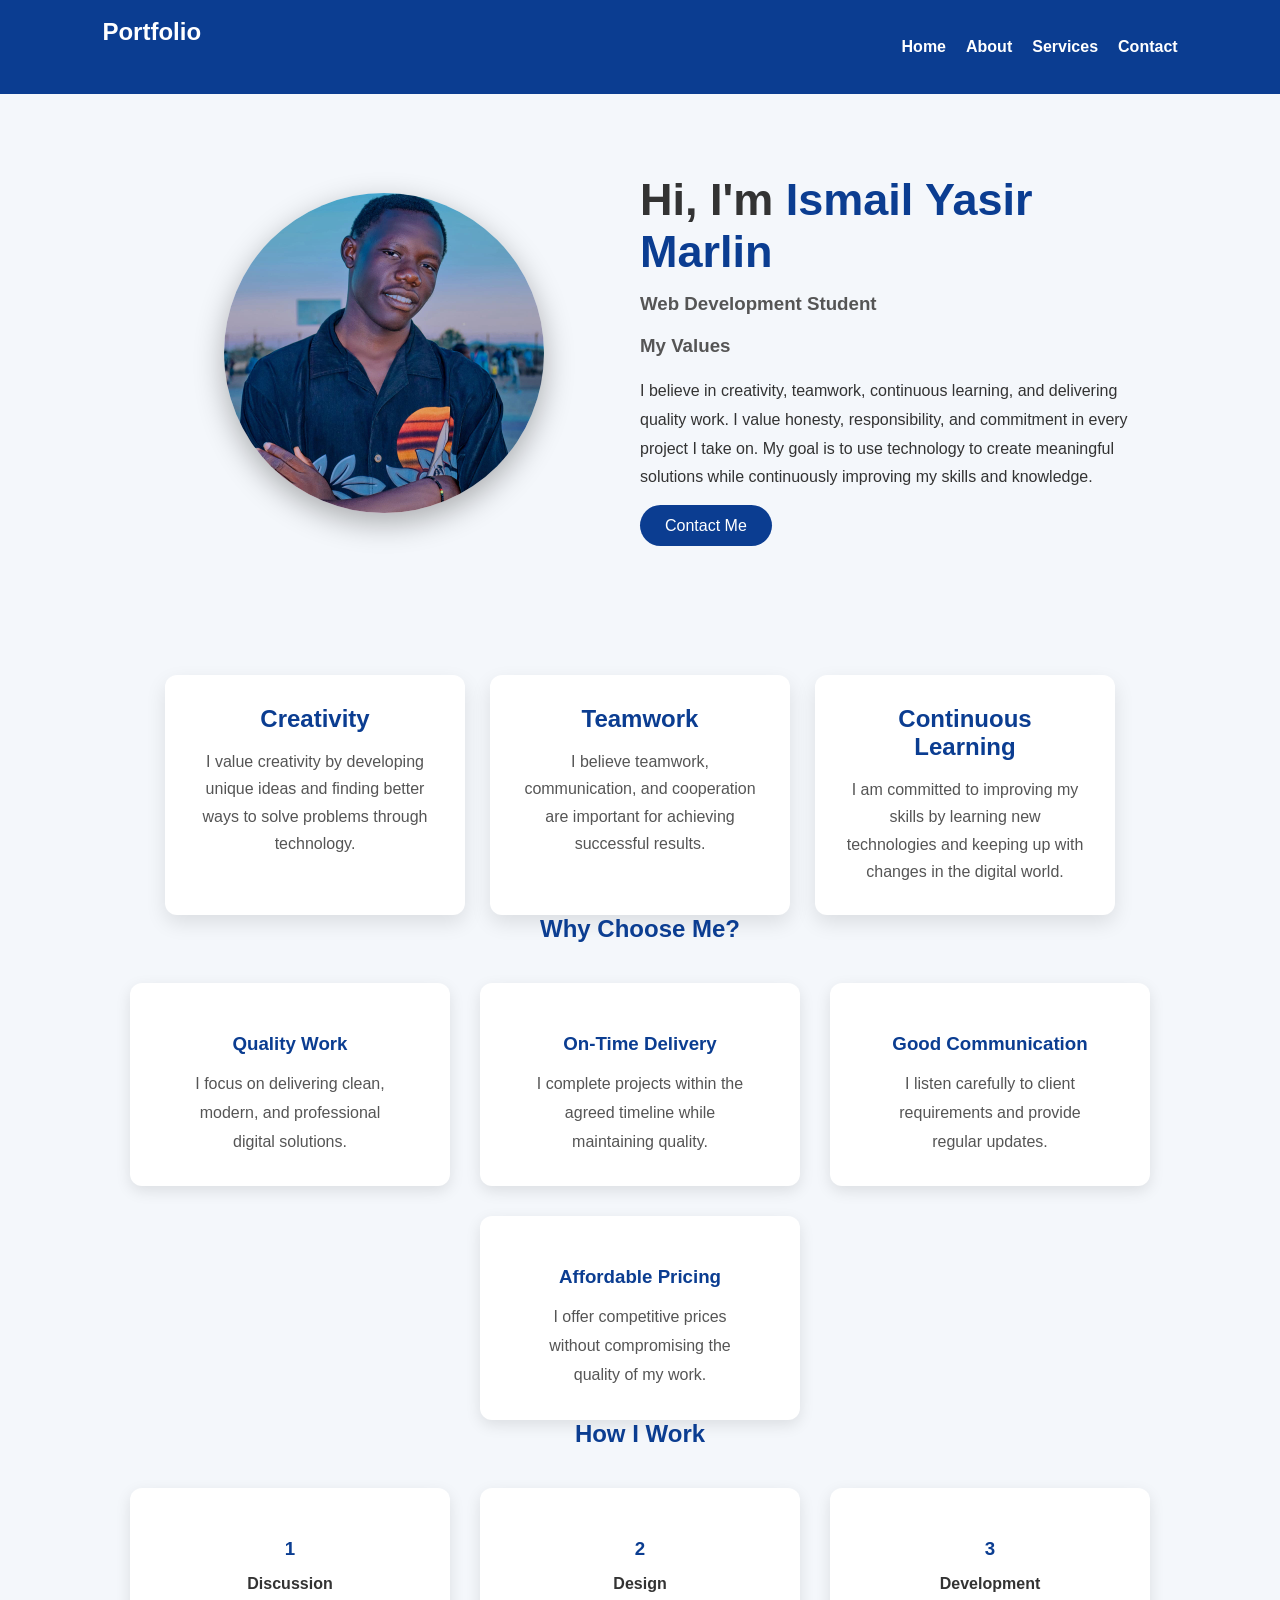
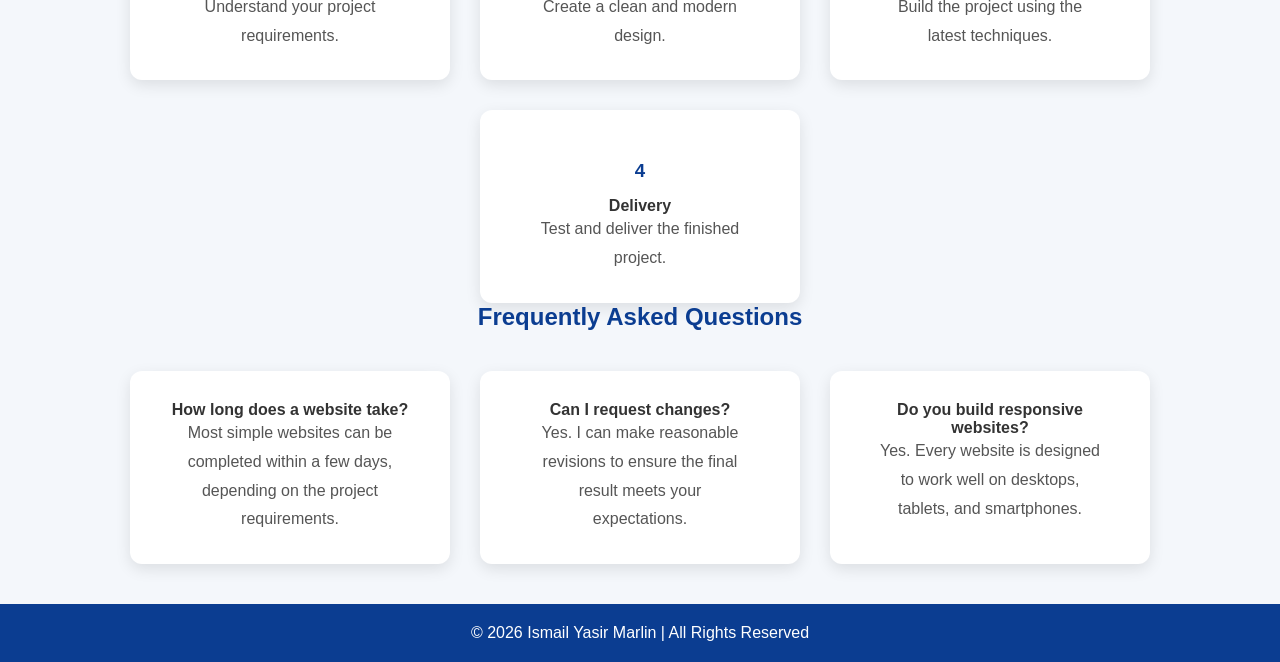
<file: index.html>
<!DOCTYPE html>
<html lang="en">
<head>
    <meta charset="UTF-8">
    <meta name="viewport" content="width=device-width, initial-scale=1.0">
    <title>Ismail Yasir Yasir | Portfolio</title>
    <link rel="stylesheet" href="style.css">
</head>
<body>
<!DOCTYPE html>
<html lang="en">
<head>
<meta charset="UTF-8">
<meta name="viewport" content="width=device-width, initial-scale=1.0">
<title>Ismail Yasir Marlin | Portfolio</title>
<link rel="stylesheet" href="style.css">
</head>

<body>

    <header>
    <nav>
        <h2 class="logo">Portfolio</h2>

        <ul>
            <li><a href="./indedx.html">Home</a></li>
            <li><a href="./about.html">About</a></li>
            <li><a href="./service.html">Services</a></li>
            <li><a href="./contact.html">Contact</a></li>
        </ul>

    </nav>
</header>

<!-- HOME -->
<div>
<section class="home" id="home">

<div class="home-image">
<img src="./ismail.jpeg" alt="Profile Image">
</div>

<div class="home-text">

<h1>Hi, I'm <span>Ismail Yasir Marlin</span></h1>

<h3>Web Development Student</h3>

<div class="values-note">

    <h3>My Values</h3>

    <p>
        I believe in creativity, teamwork, continuous learning, and delivering
        quality work. I value honesty, responsibility, and commitment in every
        project I take on. My goal is to use technology to create meaningful
        solutions while continuously improving my skills and knowledge.
    </p>

</div>

<a href="./contact.html" class="btn">Contact Me</a>

</div>

</div>

<!-- HOME HIGHLIGHTS -->

<!-- MY VALUES -->

<div class="home-cards">

    <div class="home-card">
        <h2>Creativity</h2>
        <p>
            I value creativity by developing unique ideas and finding better
            ways to solve problems through technology.
        </p>
    </div>


    <div class="home-card">
        <h2>Teamwork</h2>
        <p>
            I believe teamwork, communication, and cooperation are important
            for achieving successful results.
        </p>
    </div>


    <div class="home-card">
        <h2>Continuous Learning</h2>
        <p>
            I am committed to improving my skills by learning new technologies
            and keeping up with changes in the digital world.
        </p>
    </div>

</div>

    <h2>Why Choose Me?</h2>

     <div class="services-container">

<div class="service-box">
<h3>Quality Work</h3>
<p>I focus on delivering clean, modern, and professional digital solutions.</p>
</div>

<div class="service-box">
<h3>On-Time Delivery</h3>
<p>I complete projects within the agreed timeline while maintaining quality.</p>
</div>

<div class="service-box">
<h3>Good Communication</h3>
<p>I listen carefully to client requirements and provide regular updates.</p>
</div>

<div class="service-box">
<h3>Affordable Pricing</h3>
<p>I offer competitive prices without compromising the quality of my work.</p>
</div>

</div>

    <h2>How I Work</h2>

<div class="services-container">

<div class="service-box">
<h3>1</h3>
<h4>Discussion</h4>
<p>Understand your project requirements.</p>
</div>

<div class="service-box">
<h3>2</h3>
<h4>Design</h4>
<p>Create a clean and modern design.</p>
</div>

<div class="service-box">
<h3>3</h3>
<h4>Development</h4>
<p>Build the project using the latest techniques.</p>
</div>

<div class="service-box">
<h3>4</h3>
<h4>Delivery</h4>
<p>Test and deliver the finished project.</p>
</div>

</div>

    <h2>Frequently Asked Questions</h2>

    <div class="services-container">
<div class="service-box">

<h4>How long does a website take?</h4>
<p>Most simple websites can be completed within a few days, depending on the project requirements.</p>
    </div>

    <div class="service-box">
<h4>Can I request changes?</h4>
<p>Yes. I can make reasonable revisions to ensure the final result meets your expectations.</p>
        </div>

        <div class="service-box">
<h4>Do you build responsive websites?</h4>
<p>Yes. Every website is designed to work well on desktops, tablets, and smartphones.</p>
</div>
            
</div>


<footer>

<p>© 2026 Ismail Yasir Marlin | All Rights Reserved</p>

</footer>

</body>
</html>
</file>
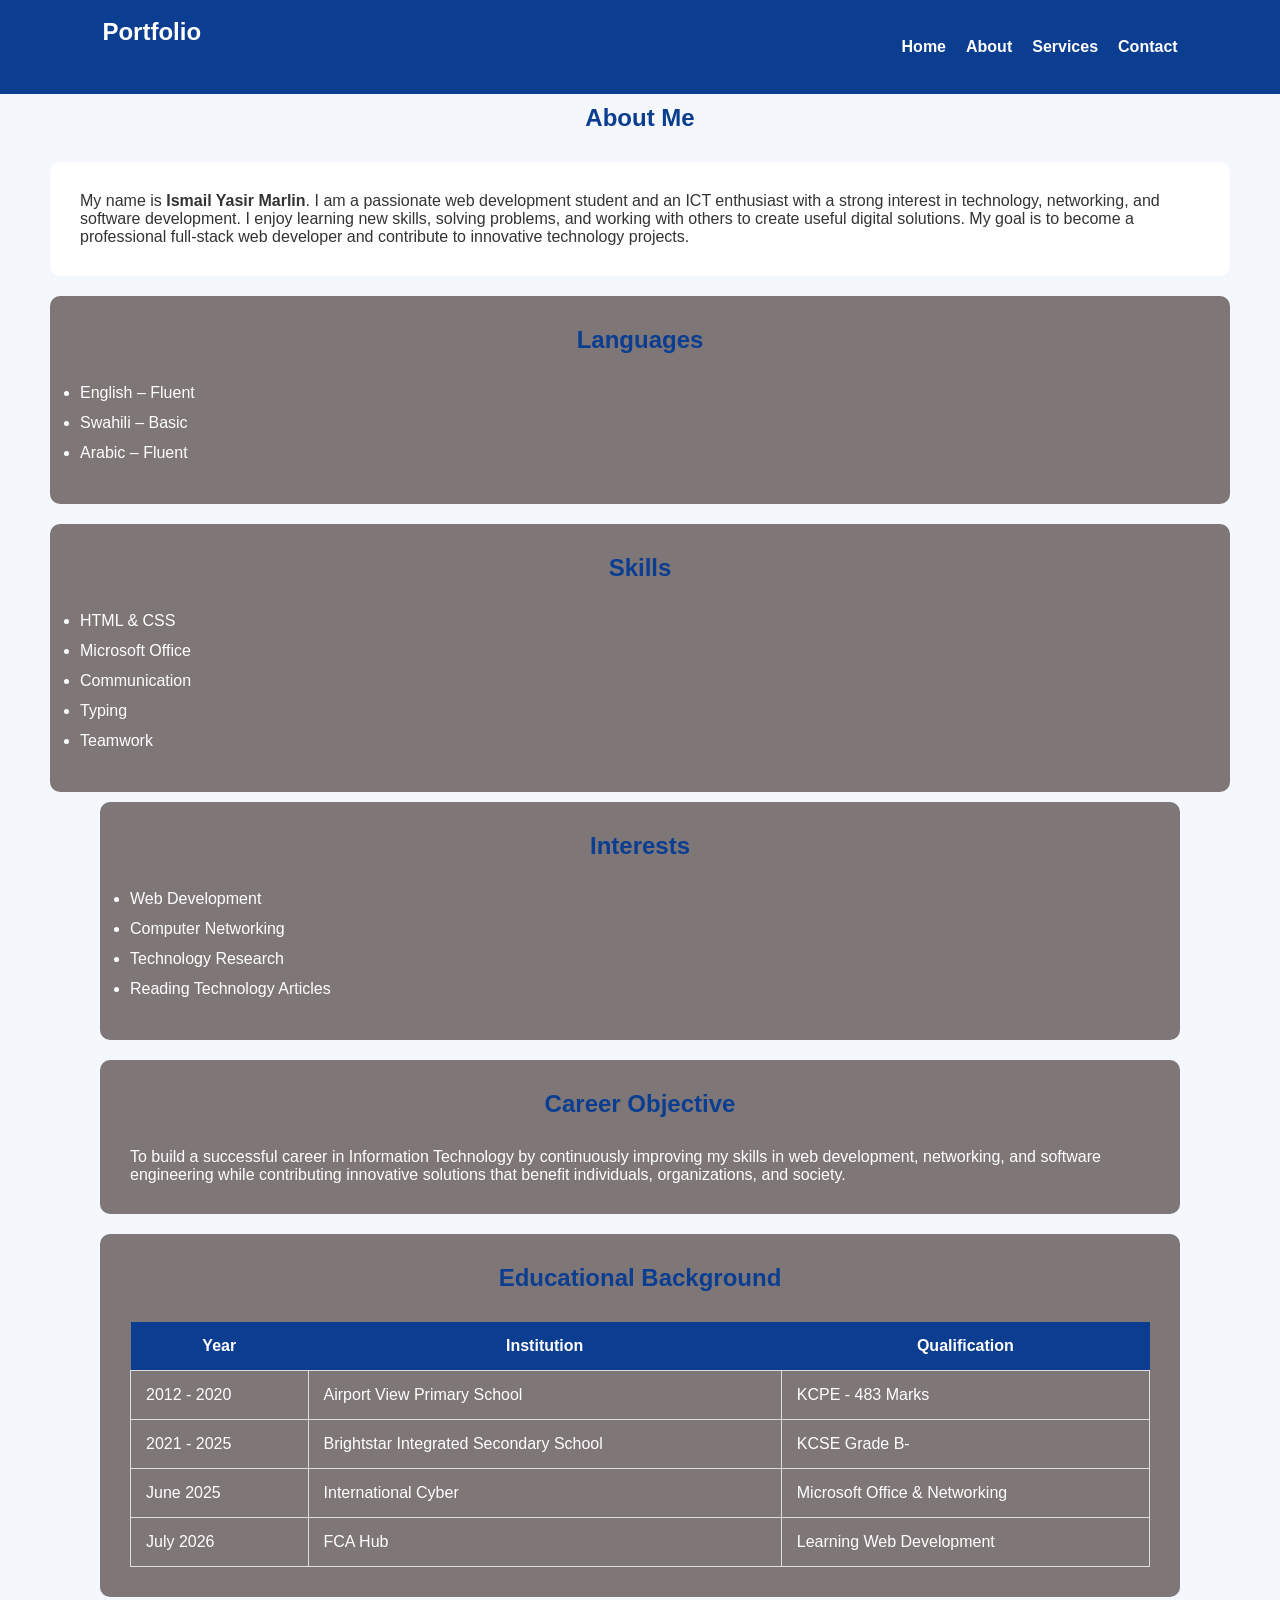
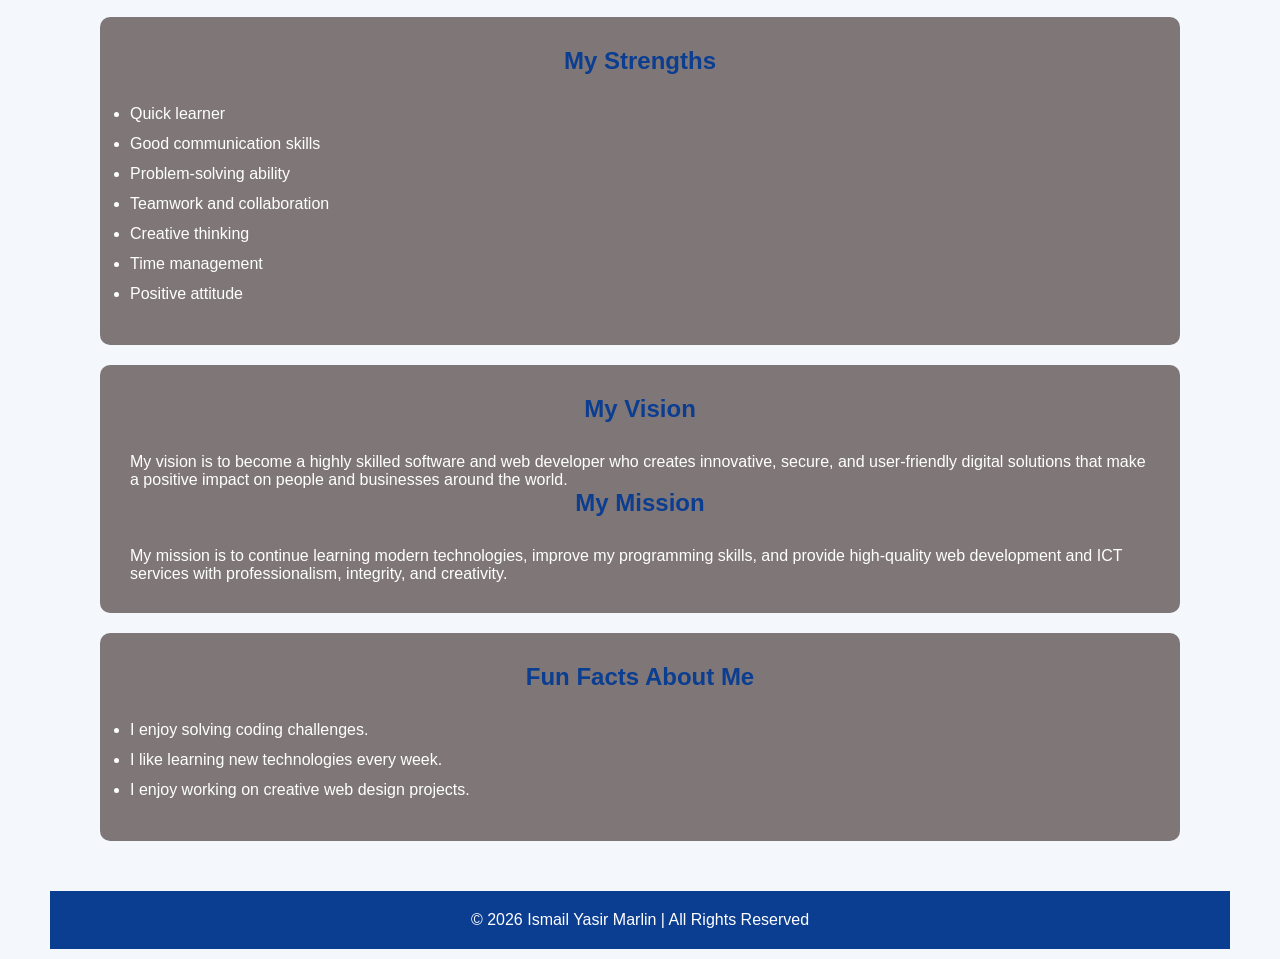
<file: about.html>
<!DOCTYPE html>
<html lang="en">
<head>
    <meta charset="UTF-8">
    <meta name="viewport" content="width=device-width, initial-scale=1.0">
    <title>Document</title>
    <link rel="stylesheet" href="style.css">
</head>
<body>
    
<header>
    <nav>
        <h2 class="logo">Portfolio</h2>

        <ul>
            <li><a href="./indedx.html">Home</a></li>
            <li><a href="./about.html">About</a></li>
            <li><a href="./service.html">Services</a></li>
            <li><a href="./contact.html">Contact</a></li>
        </ul>

    </nav>
</header>


<!-- ABOUT -->

<section id="about">

<h2>About Me</h2>

<div class="card-card">

<p>

My name is <strong>Ismail Yasir Marlin</strong>. I am a passionate 
web development student and an ICT enthusiast with a strong interest 
in technology, networking, and software development. I enjoy learning 
new skills, solving problems, and working with others to create useful
 digital solutions. My goal is to become a professional full-stack web 
 developer and contribute to innovative technology projects.
</p>

</div>

</section>

<section id="skills">

<div class="card">

<h2>Languages</h2>

<ul>
    <li>English – Fluent</li>
    <li>Swahili – Basic</li>
    <li>Arabic – Fluent</li+>
</ul>

</div>

</section>

<!-- SKILLS -->

<section id="skills">

<div class="card">

    <h2>Skills</h2>

<ul>

<li>HTML & CSS</li>

<li>Microsoft Office</li>

<li>Communication</li>

<li>Typing</li>

<li>Teamwork</li>

</ul>

</div>

<section id="skills">

<div class="card">

<h2>Interests</h2>

<ul>
    <li>Web Development</li>
    <li>Computer Networking</li>
    <li>Technology Research</li>
    <li>Reading Technology Articles</li>
</ul>

</div>

</section>

<section id="skills">

<div class="card">

<h2>Career Objective</h2>

<p>
To build a successful career in Information Technology by continuously improving my skills in web development, networking, and software engineering while contributing innovative solutions that benefit individuals, organizations, and society.
</p>

</div>

</section>

<!-- EDUCATION -->

<section id="education">

<div class="card">

    <h2>Educational Background</h2>

<table>

<tr>
<th>Year</th>
<th>Institution</th>
<th>Qualification</th>
</tr>

<tr>

<td>2012 - 2020</td>

<td>Airport View Primary School</td>

<td>KCPE - 483 Marks</td>

</tr>

<tr>

<td>2021 - 2025</td>

<td>Brightstar Integrated Secondary School</td>

<td>KCSE Grade B-</td>

</tr>

<tr>

<td>June 2025</td>

<td>International Cyber</td>

<td>Microsoft Office & Networking</td>

</tr>

<tr>

<td>July 2026</td>

<td>FCA Hub</td>

<td>Learning Web Development</td>

</tr>

</table>

</div>

</section>

<section id="skills">

<div class="card">

<h2>My Strengths</h2>

<ul>
    <li>Quick learner</li>
    <li>Good communication skills</li>
    <li>Problem-solving ability</li>
    <li>Teamwork and collaboration</li>
    <li>Creative thinking</li>
    <li>Time management</li>
    <li>Positive attitude</li>
</ul>

</div>

</section>

<section id="skills">

<div class="card">

<h2>My Vision</h2>

<p>
My vision is to become a highly skilled software and web developer who creates innovative, secure, and user-friendly digital solutions that make a positive impact on people and businesses around the world.
</p>

<h2>My Mission</h2>

<p>
My mission is to continue learning modern technologies, improve my programming skills, and provide high-quality web development and ICT services with professionalism, integrity, and creativity.
</p>

</div>
</section>

<section id="skills">

<div class="card">

<h2>Fun Facts About Me</h2>

<ul>
    <li>I enjoy solving coding challenges.</li>
    <li>I like learning new technologies every week.</li>
    <li>I enjoy working on creative web design projects.</li>
</ul>

</div>

</section>

<footer>

<p>© 2026 Ismail Yasir Marlin | All Rights Reserved</p>

</footer>

</body>
</html>
</file>
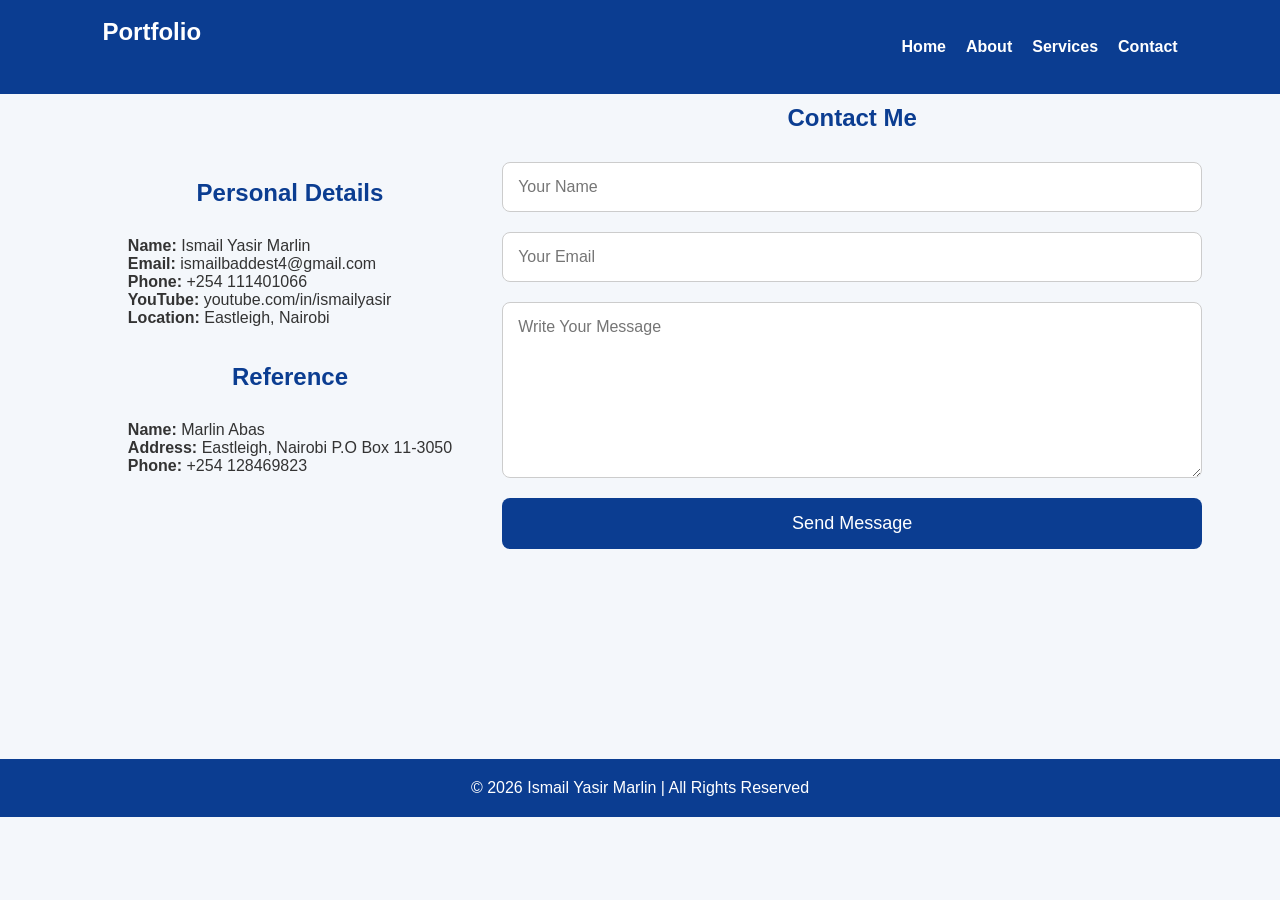
<file: contact.html>
<!DOCTYPE html>
<html lang="en">
<head>
    <meta charset="UTF-8">
    <meta name="viewport" content="width=device-width, initial-scale=1.0">
    <title>Document</title>
    <link rel="stylesheet" href="style.css">
</head>
<body>
 <header>
    <nav>
        <h2 class="logo">Portfolio</h2>

        <ul>
            <li><a href="./indedx.html">Home</a></li>
            <li><a href="./about.html">About</a></li>
            <li><a href="./service.html">Services</a></li>
            <li><a href="./contact.html">Contact</a></li>
        </ul>

    </nav>
</header>


    <!-- CONTACT -->

<section class="contact">
<!-- PERSONAL DETAILS -->

<section>

<h2>Personal Details</h2>


<p><strong>Name:</strong> Ismail Yasir Marlin</p>

<p><strong>Email:</strong> ismailbaddest4@gmail.com</p>

<p><strong>Phone:</strong> +254 111401066</p>

<p><strong>YouTube:</strong> youtube.com/in/ismailyasir</p>

<p><strong>Location:</strong> Eastleigh, Nairobi</p> <br><br>


<h2>Reference</h2>


<p><strong>Name:</strong> Marlin Abas</p>

<p><strong>Address:</strong> Eastleigh, Nairobi P.O Box 11-3050</p>

<p><strong>Phone:</strong> +254 128469823</p>


</section>



<div class="contact-box">

<form>

    <h2>Contact Me</h2>

<input type="text" placeholder="Your Name" required>

<input type="email" placeholder="Your Email" required>

<textarea rows="8" placeholder="Write Your Message"></textarea>

<button>Send Message</button>
</form>

</div>

</section>


<footer>

<p>© 2026 Ismail Yasir Marlin | All Rights Reserved</p>

</footer>

</body>
</html>
</file>
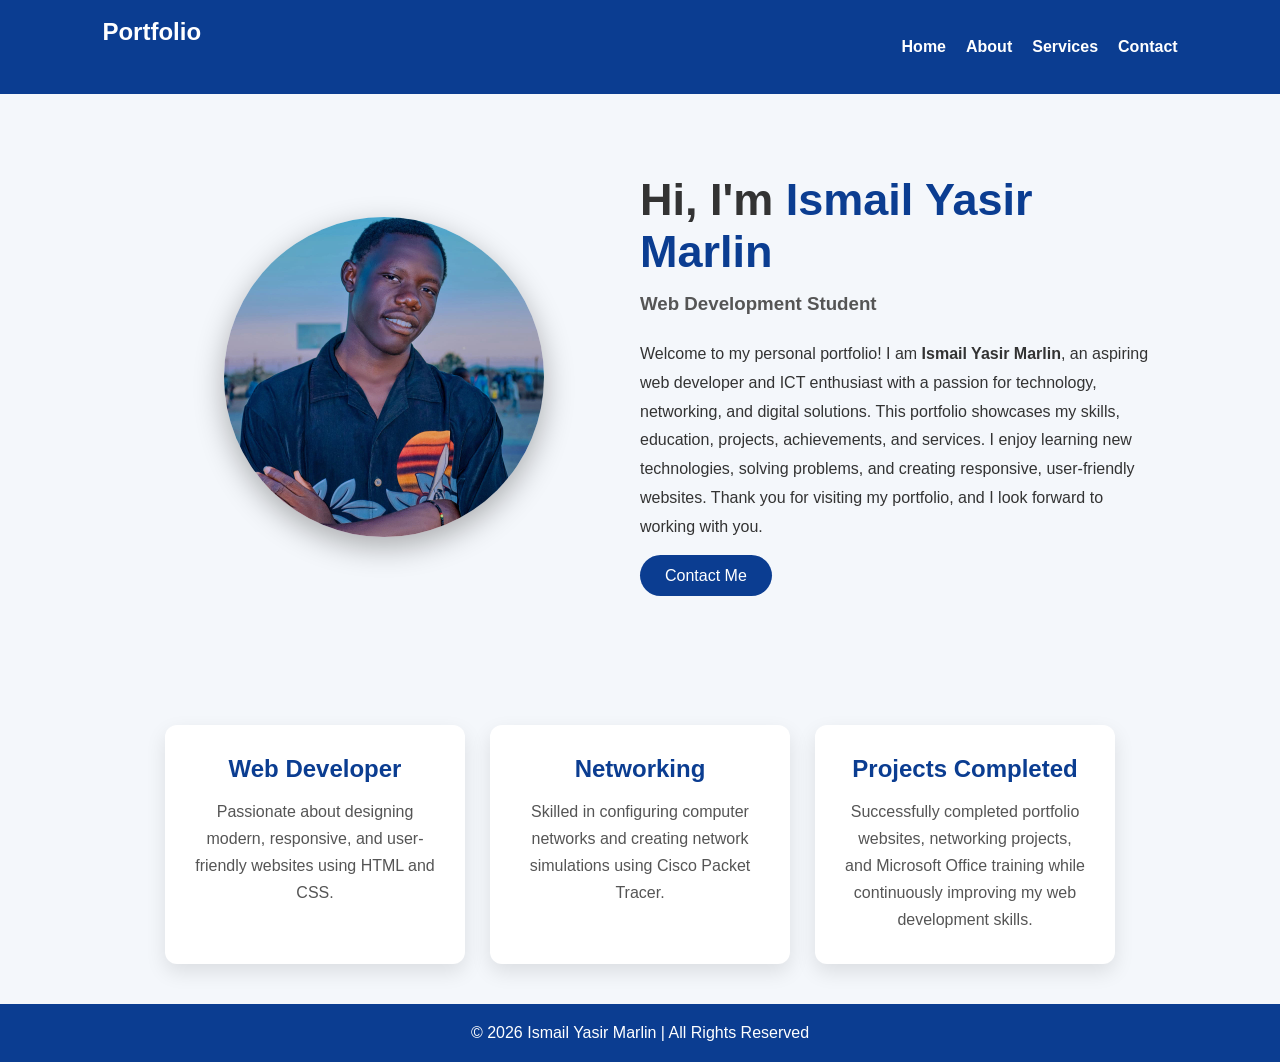
<file: indedx.html>
<!DOCTYPE html>
<html lang="en">
<head>
    <meta charset="UTF-8">
    <meta name="viewport" content="width=device-width, initial-scale=1.0">
    <title>Ismail Yasir Marlin | Portfolio</title>
    <link rel="stylesheet" href="style.css">
</head>
<body>
<!DOCTYPE html>
<html lang="en">
<head>
<meta charset="UTF-8">
<meta name="viewport" content="width=device-width, initial-scale=1.0">
<title>Ismail Yasir Marlin | Portfolio</title>
<link rel="stylesheet" href="style.css">
</head>

<body>

    <header>
    <nav>
        <h2 class="logo">Portfolio</h2>

        <ul>
            <li><a href="./indedx.html">Home</a></li>
            <li><a href="./about.html">About</a></li>
            <li><a href="./service.html">Services</a></li>
            <li><a href="./contact.html">Contact</a></li>
        </ul>

    </nav>
</header>

<!-- HOME -->
<div>
<section class="home" id="home">

<div class="home-image">
<img src="./ismail.jpeg" alt="Profile Image">
</div>

<div class="home-text">

<h1>Hi, I'm <span>Ismail Yasir Marlin</span></h1>

<h3>Web Development Student</h3>

<p>
<p class="welcome-note">
    Welcome to my personal portfolio! I am <strong>Ismail Yasir Marlin</strong>, an aspiring web developer and ICT enthusiast with a passion for technology, networking, and digital solutions. This portfolio showcases my skills, education, projects, achievements, and services. I enjoy learning new technologies, solving problems, and creating responsive, user-friendly websites. Thank you for visiting my portfolio, and I look forward to working with you.
</p>
</p>

<a href="./contact.html" class="btn">Contact Me</a>

</div>

</div>

<!-- HOME HIGHLIGHTS -->

<div class="home-cards">

    <div class="home-card">
        <h2>Web Developer</h2>
        <p>
            Passionate about designing modern, responsive, and user-friendly
            websites using HTML and CSS.
        </p>
    </div>

    <div class="home-card">
        <h2>Networking</h2>
        <p>
            Skilled in configuring computer networks and creating network
            simulations using Cisco Packet Tracer.
        </p>
    </div>

    <div class="home-card">
        <h2>Projects Completed</h2>
        <p>
            Successfully completed portfolio websites, networking projects,
            and Microsoft Office training while continuously improving my
            web development skills.
        </p>
    </div>

</div>

<footer>

<p>© 2026 Ismail Yasir Marlin | All Rights Reserved</p>

</footer>

</body>
</html>
</file>
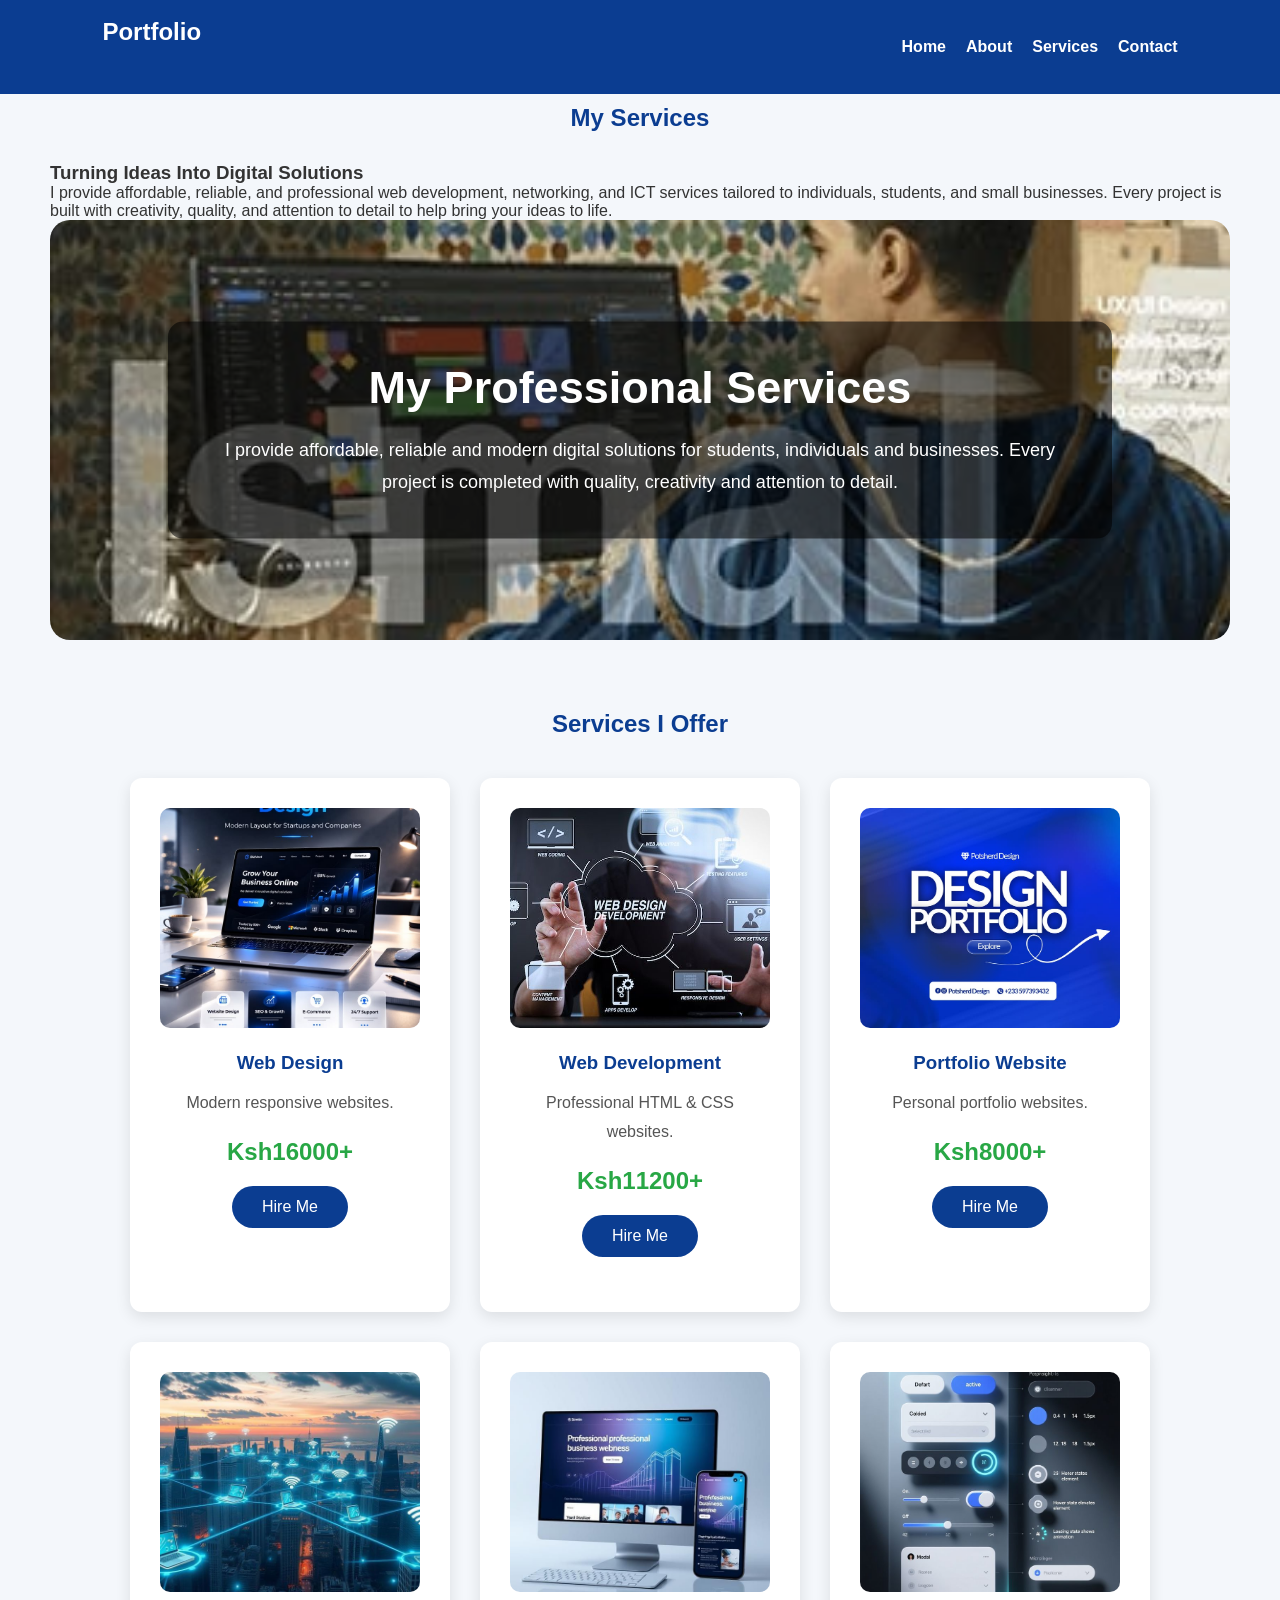
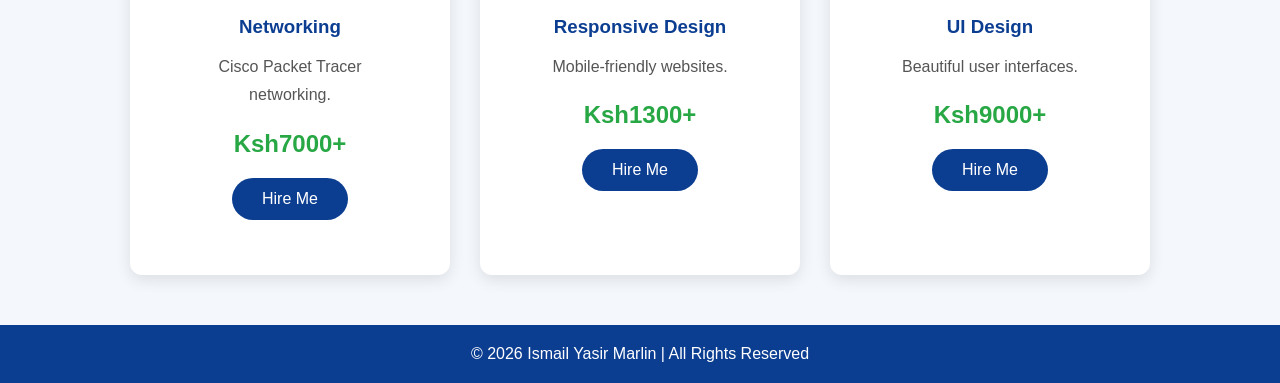
<file: service.html>
<!DOCTYPE html>
<html lang="en">
<head>
    <meta charset="UTF-8">
    <meta name="viewport" content="width=device-width, initial-scale=1.0">
    <title>Document</title>
    <link rel="stylesheet" href="style.css">
</head>
<body>

     <header>
    <nav>
        <h2 class="logo">Portfolio</h2>

        <ul>
            <li><a href="./indedx.html">Home</a></li>
            <li><a href="./about.html">About</a></li>
            <li><a href="./service.html">Services</a></li>
            <li><a href="./contact.html">Contact</a></li>
        </ul>

    </nav>
</header>
    
<!-- SERVICES -->

<section id="services">

    <h2>My Services</h2>

   <div class="services-intro">
    <h3>Turning Ideas Into Digital Solutions</h3>

    <p>
        I provide affordable, reliable, and professional web development,
        networking, and ICT services tailored to individuals, students, and
        small businesses. Every project is built with creativity, quality,
        and attention to detail to help bring your ideas to life.
    </p>
</div>
    <!-- Banner -->
    <div class="service-banner">
        <img src="./ismail portfolio.jpg" alt="Services Banner">

        <div class="banner-text">
            <h1>My Professional Services</h1>

            <p>
                I provide affordable, reliable and modern digital solutions
                for students, individuals and businesses.
                Every project is completed with quality, creativity and
                attention to detail.
            </p>

        </div>

    </div>

    <h2>Services I Offer</h2>

    <div class="services-container">

        <div class="service-box">
            <img src="./web design.jpg">
            <h3>Web Design</h3>
            <p>Modern responsive websites.</p>
            <span>Ksh16000+</span>
            <a href="#contact">Hire Me</a>
        </div>

        <div class="service-box">
            <img src="./development.jpg">
            <h3>Web Development</h3>
            <p>Professional HTML & CSS websites.</p>
            <span>Ksh11200+</span>
            <a href="#contact">Hire Me</a>
        </div>

        <div class="service-box">
            <img src="./portfolio.jpg">
            <h3>Portfolio Website</h3>
            <p>Personal portfolio websites.</p>
            <span>Ksh8000+</span>
            <a href="#contact">Hire Me</a>
        </div>

        <div class="service-box">
            <img src="./networking.jpg">
            <h3>Networking</h3>
            <p>Cisco Packet Tracer networking.</p>
            <span>Ksh7000+</span>
            <a href="#contact">Hire Me</a>
        </div>

        <div class="service-box">
            <img src="./responsive.jpg">
            <h3>Responsive Design</h3>
            <p>Mobile-friendly websites.</p>
            <span>Ksh1300+</span>
            <a href="#contact">Hire Me</a>
        </div>

        <div class="service-box">
            <img src="./ui.jpg">
            <h3>UI Design</h3>
            <p>Beautiful user interfaces.</p>
            <span>Ksh9000+</span>
            <a href="#contact">Hire Me</a>
        </div>

    </div>

    </section>

<footer>

<p>© 2026 Ismail Yasir Marlin | All Rights Reserved</p>

</footer>

</body>
</html>
</file>
<file: style.css>
*{
margin:0;
padding:0;
box-sizing:border-box;
font-family:Arial, Helvetica, sans-serif;
scroll-behavior:smooth;
}

body{
background:#f4f7fb;
color:#333;
}

header{
background:#0b3d91;
position:sticky;
top:0;
z-index:1000;
}

nav{
display:flex;
justify-content:space-between;
align-items:center;
padding:18px 8%;
}

.logo{
color:white;
}

nav ul{
display:flex;
list-style:none;
flex-wrap:wrap;
}

nav ul li{
margin-left:20px;
}

nav ul li a{
text-decoration:none;
color:white;
font-weight:bold;
transition:.3s;
}

.home{
background color: skyblue;
display:flex;
justify-content:space-between;
align-items:center;
padding:80px 10%;
flex-wrap:wrap;
}

.home-text{
flex:1;
}

.home-text h1{
font-size:45px;
margin-bottom:15px;
}

/* HOME CARDS */

.home-cards{
    width:100%;
    display:flex;
    justify-content:center;
    gap:25px;
    flex-wrap:wrap;
    margin-top:60px;
}

.home-card{
    background:#fff;
    width:300px;
    padding:30px;
    border-radius:12px;
    text-align:center;
    box-shadow:0 8px 20px rgba(0,0,0,.1);
    transition:.4s;
}

.home-card:hover{
    transform:translateY(-10px);
    box-shadow:0 15px 30px rgba(0,0,0,.2);
}

.home-card h2{
    color:#0b3d91;
    margin-bottom:15px;
}

.home-card p{
    color:#555;
    line-height:1.7;
}

@media(max-width:900px){
    .home-cards{
        flex-direction:column;
        align-items:center;
    }

    .home-card{
        width:100%;
        max-width:350px;
    }
}

/* SERVICES */

.services-container{
    display:grid;
    grid-template-columns:repeat(auto-fit, minmax(280px,1fr));
    gap:25px;
    margin-top:40px;
    gap: 30px;
}

.service-box{
    background:#fff;
    padding:30px;
    border-radius:12px;
    text-align:center;
    box-shadow:0 5px 15px rgba(0,0,0,.1);
    transition:0.4s ease;
}

.service-box:hover{
    transform:translateY(-10px);
    box-shadow:0 15px 30px rgba(0,0,0,.2);
}

.service-box h3{
    color:#0b3d91;
    margin-bottom:15px;
}

.service-box p{
    color:#555;
    line-height:1.8;
}

/* SERVICE BANNER */

.service-banner{
    position:relative;
    height:420px;
    margin-bottom:70px;
    overflow:hidden;
    border-radius:20px;
}

.service-banner img{
    width:100%;
    height:100%;
    object-fit:cover;
}

.banner-text{
    position:absolute;
    top:50%;
    left:50%;
    transform:translate(-50%,-50%);
    text-align:center;
    color:#fff;
    background:rgba(0,0,0,.55);
    padding:40px;
    border-radius:15px;
    width:80%;
}

.banner-text h1{
    font-size:45px;
    margin-bottom:20px;
}

.banner-text p{
    font-size:18px;
    line-height:1.8;
}

/* SERVICES */

.services-container{

display:grid;

grid-template-columns:repeat(auto-fit,minmax(280px,1fr));

gap:30px;

}

.service-box{

background:#fff;

border-radius:15px;

overflow:hidden;

box-shadow:0 10px 20px rgba(0,0,0,.15);

transition:.4s;

text-align:center;

}

.service-box:hover{

transform:translateY(-12px);

}

.service-box img{

width:100%;

height:220px;

border-radius: 10px;

object-fit:cover;

}

.service-box h3{

margin:20px 0 10px;

color:#0b3d91;

}

.service-box p{

padding:0 20px;

line-height:1.7;

color:#555;

}

.service-box span{

display:block;

font-size:24px;

font-weight:bold;

color:#28a745;

margin:20px 0;

}

.service-box a{

display:inline-block;

margin-bottom:25px;

padding:12px 30px;

background:#0b3d91;

color:#fff;

text-decoration:none;

border-radius:30px;

transition:.3s;

}

.service-box a:hover{

background:#062b67;

}

@media(max-width:768px){

.banner-text{

width:90%;

padding:20px;

}

.banner-text h1{

font-size:30px;

}

.banner-text p{

font-size:16px;

}

}

.home-text span{
color:#0b3d91;
}

.home-text h3{
margin-bottom:20px;
color:#555;
}

.home-text p{
line-height:1.8;
margin-bottom:25px;
}

.btn{
background:#0b3d91;
color:white;
padding:12px 25px;
text-decoration:none;
border-radius:30px;
}

.btn:hover{
background:#062a66;
}

.home-image{
flex:1;
text-align:center;
}

.home-image img{
width:100%;
height:100%;
max-width: 320px;
max-height: 320px;
border-radius:50%;
object-fit:cover;
gap: 0px;
box-shadow:0 10px 30px rgba(0,0,0,.3);
}

section{
padding:10px 50px;
}

h2{
text-align:center;
margin-bottom:30px;
color:#0b3d91;
}

.card-card{
background:white;
padding:30px;
border-radius:10px; 
}

.card{
background:rgb(127, 119, 119);
color: #fff;
padding:30px;
border-radius:10px;
}

ul li,
ol li{
margin:12px 0;
}

table{
width:100%;
border-collapse:collapse;
}

table th{
background:#0b3d91;
color:white;
padding:15px;
}

table td{
padding:15px;
border:1px solid #ddd;
}

.contact{
    display: flex;
    justify-content: center;
    align-items: center;
    margin-bottom: 200px;
}

.contact-box{
display:flex;
justify-content:center;
}

form{
width:700px;
display:flex;
flex-direction:column;
}

input,
textarea{
padding:15px;
margin-bottom:20px;
border:1px solid #ccc;
border-radius:8px;
font-size:16px;
}

button{
padding:15px;
background:#0b3d91;
color:white;
font-size:18px;
border:none;
border-radius:8px;
cursor:pointer;
}

button:hover{
background:#062a66;
}

footer{
text-align:center;
background:#0b3d91;
color:white;
padding:20px;
margin-top:40px;
}

/* SERVICES */

.services-container{
    display:flex;
    justify-content:center;
    gap:30px;
    flex-wrap:wrap;
}

.service-box{
    background:#fff;
    width:320px;
    padding:30px;
    border-radius:12px;
    box-shadow:0 5px 15px rgba(0,0,0,.1);
    text-align:center;
    transition:.4s;
}

.service-box:hover{
    transform:translateY(-10px);
    box-shadow:0 10px 25px rgba(0,0,0,.2);
}

.service-box h3{
    color:#0b3d91;
    margin-bottom:15px;
}

.service-box p{
    line-height:1.8;
    color:#555;
}

.what-i-do{
    padding:80px 10%;
}

.what-i-do h2{
    text-align:center;
    margin-bottom:40px;
    color:#0b3d91;
}

.what-container{
    display:grid;
    grid-template-columns:repeat(auto-fit, minmax(280px,1fr));
    gap:25px;
}

.what-box{
    background:#fff;
    padding:30px;
    border-radius:15px;
    box-shadow:0 8px 20px rgba(0,0,0,.1);
    transition:0.4s;
}

.what-box:hover{
    transform:translateY(-10px);
    box-shadow:0 15px 30px rgba(0,0,0,.2);
}

.what-box h3{
    color:#0b3d91;
    margin-bottom:15px;
}

.what-box p{
    color:#555;
    line-height:1.8;
}

@media(max-width:900px){
    .services-container{
        flex-direction:column;
        align-items:center;
    }

    .service-box{
        width:100%;
        max-width:400px;
    }
}

@media(max-width:900px){

.home{
flex-direction:column-reverse;
text-align:center;
}

.home-text h1{
font-size:35px;
}

.home-image img{
width:250px;
height:250px;
margin-bottom:30px;
}

nav{
flex-direction:column;
}

nav ul{
justify-content:center;
margin-top:20px;
}

nav ul li{
margin:10px;
}

form{
width:100%;
}

table{
display:block;
overflow-x:auto;
}

}
</file>
